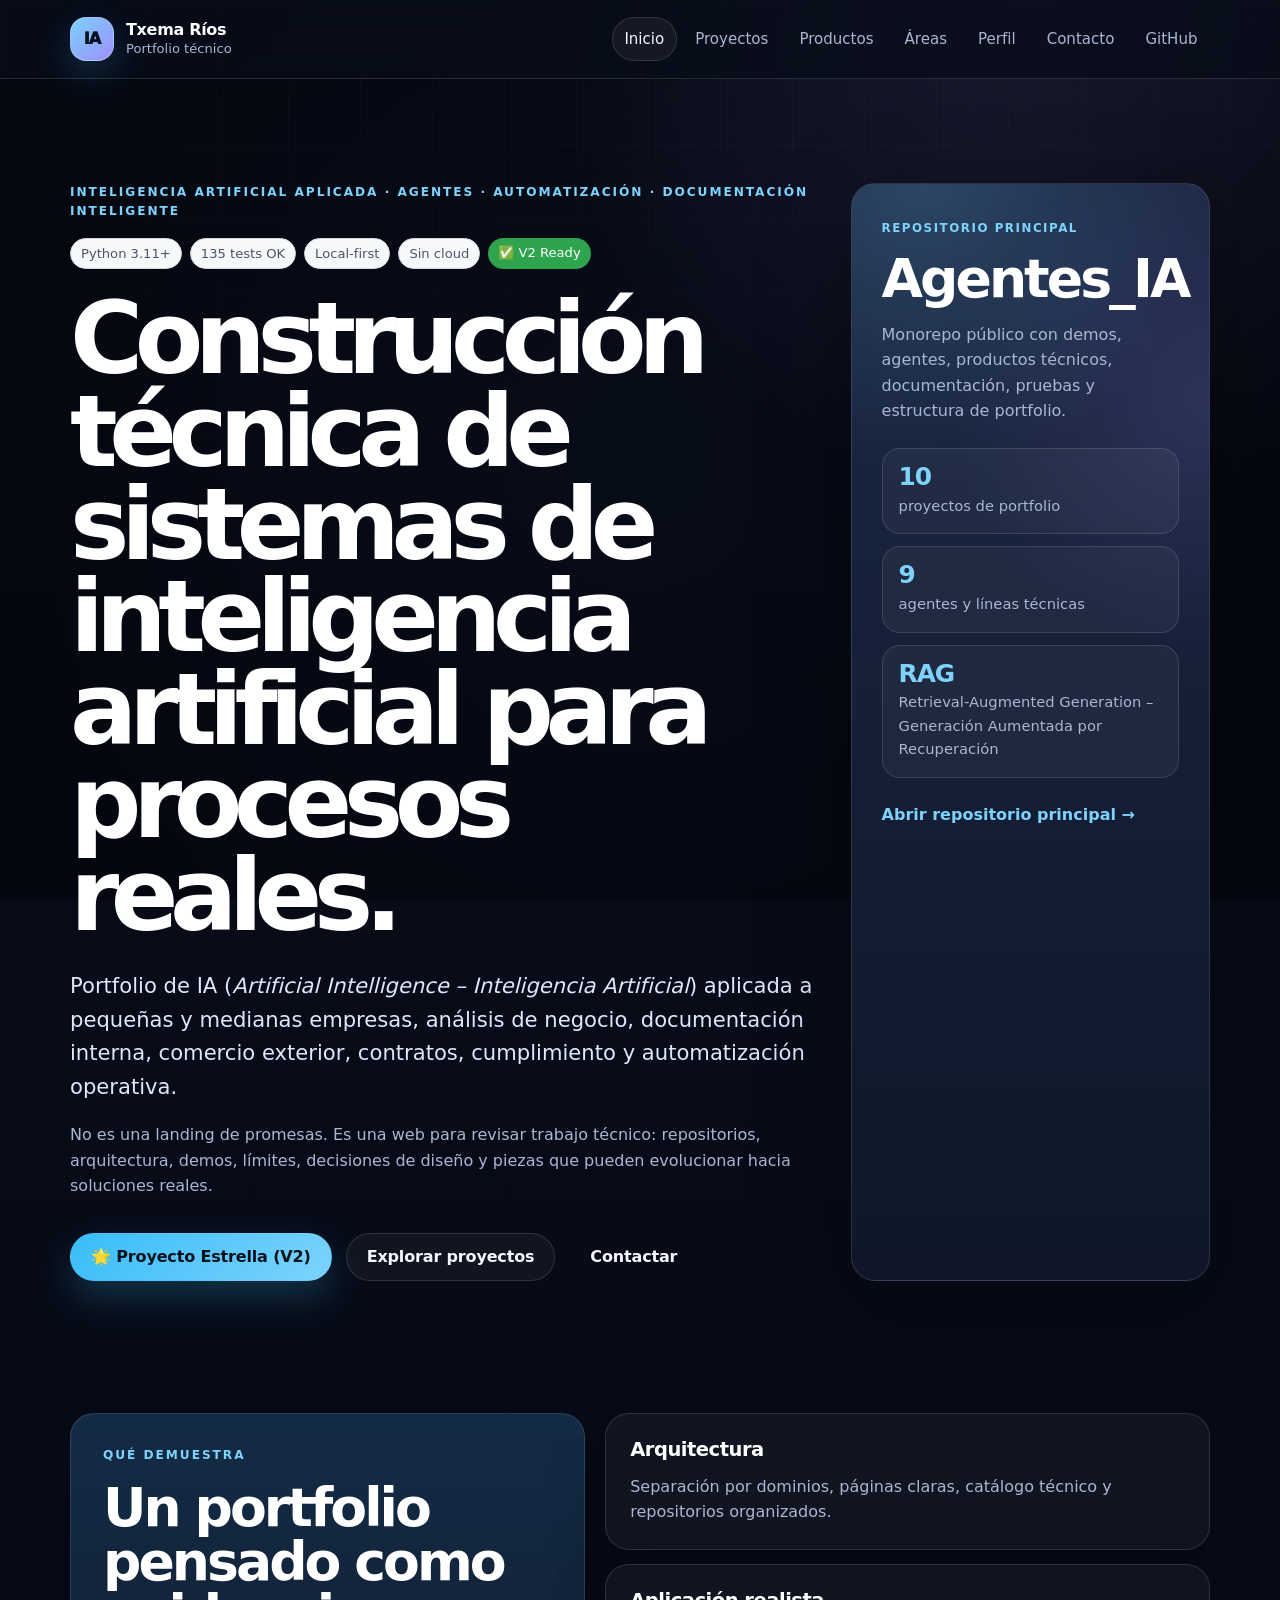
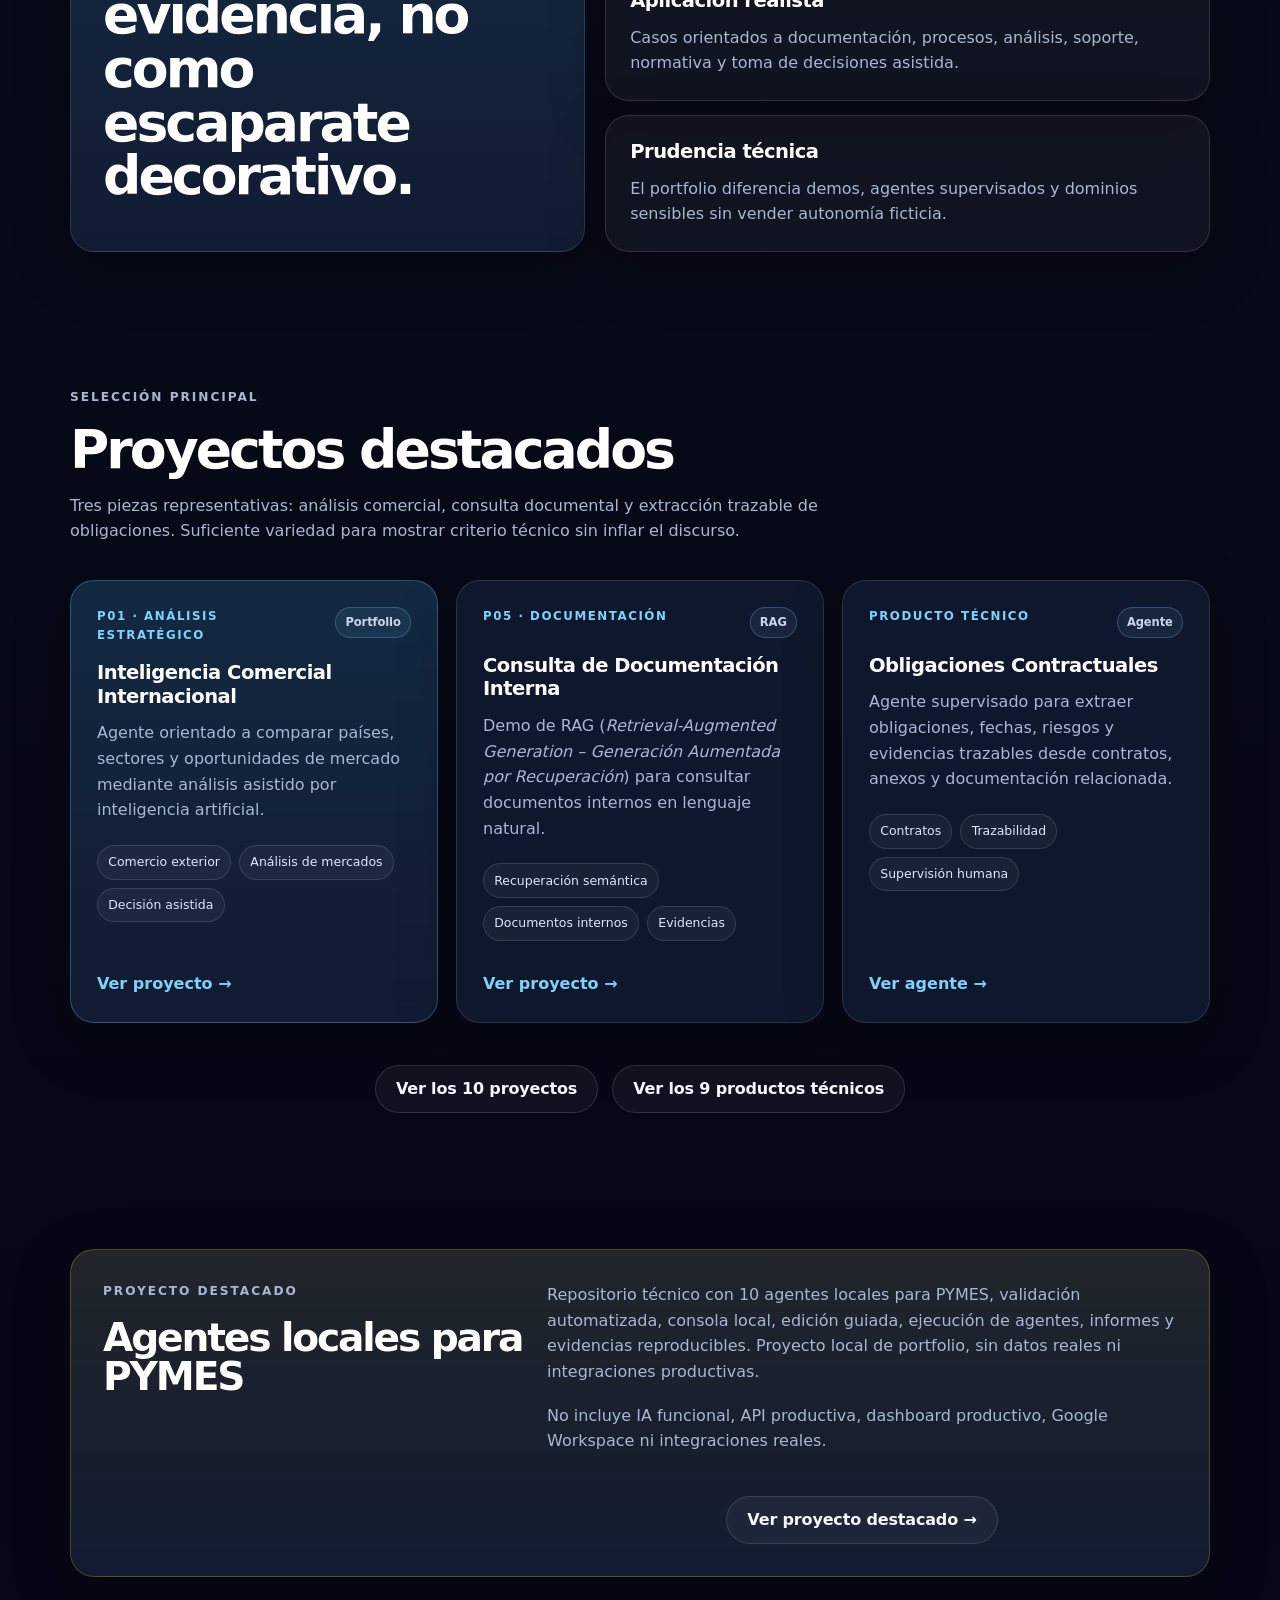
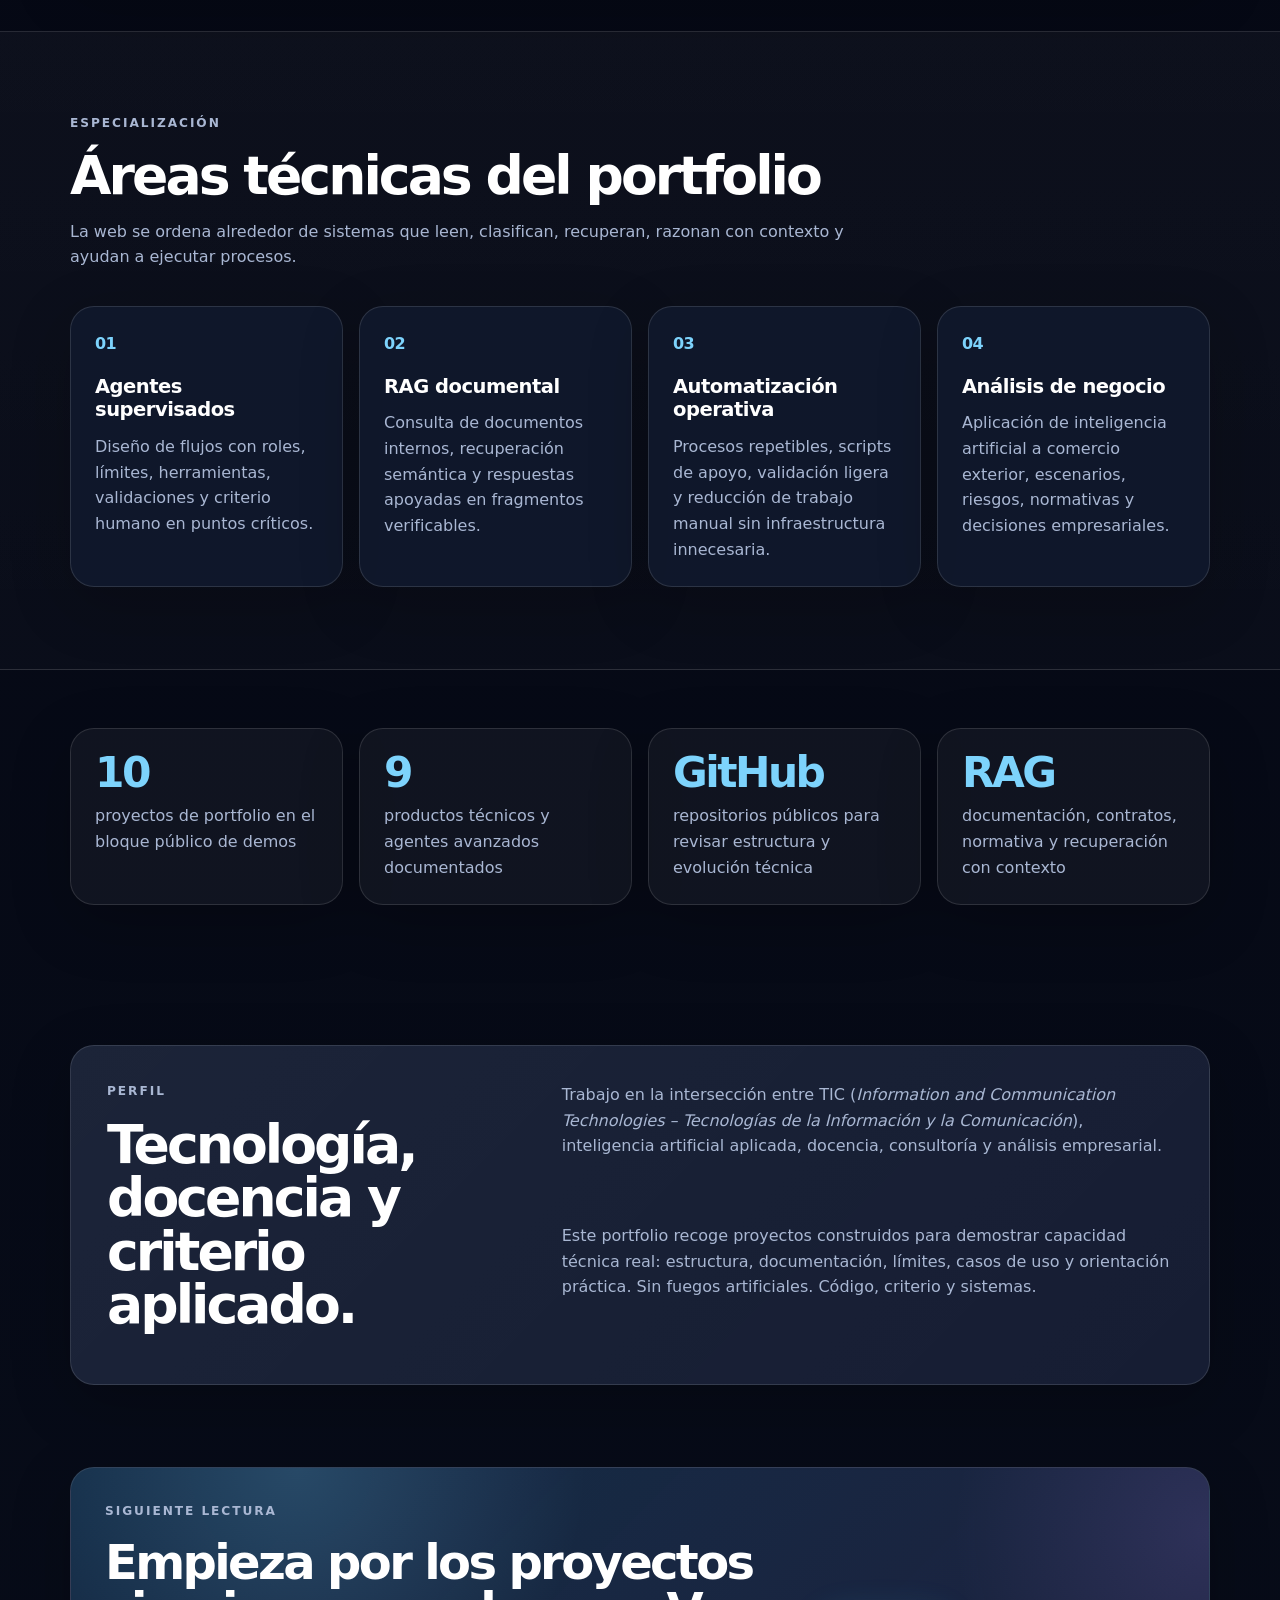
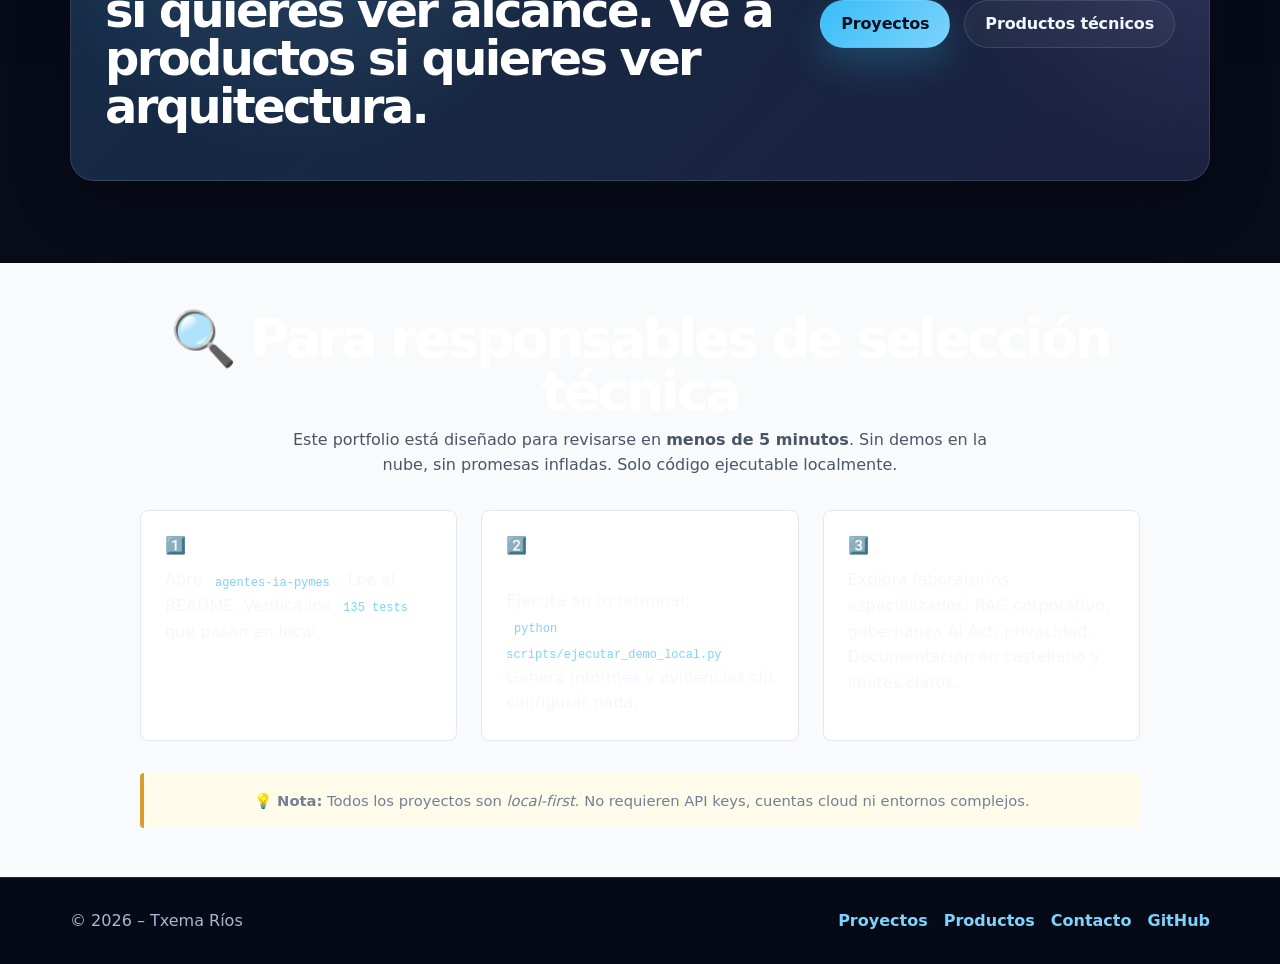
<file: index.html>
<!DOCTYPE html>
<html lang="es">
<head>
  <meta charset="UTF-8" />
  <meta name="viewport" content="width=device-width, initial-scale=1.0" />

  <title>Txema Ríos | Portfolio Técnico de Inteligencia Artificial Aplicada</title>

  <meta
    name="description"
    content="Portfolio técnico de Txema Ríos: agentes de inteligencia artificial aplicada, RAG documental, automatización, análisis comercial internacional y proyectos demostrables."
  />
  <meta name="author" content="Txema Ríos" />
  <meta name="theme-color" content="#0b1020" />
  <meta name="robots" content="index, follow" />

  <link rel="canonical" href="https://chema74.github.io/" />

  <meta property="og:title" content="Txema Ríos | Portfolio Técnico de Inteligencia Artificial Aplicada" />
  <meta
    property="og:description"
    content="Proyectos reales de agentes, documentación inteligente, automatización y análisis aplicado a procesos de negocio."
  />
  <meta property="og:type" content="website" />
  <meta property="og:url" content="https://chema74.github.io/" />
  <meta name="twitter:card" content="summary" />

  <link rel="stylesheet" href="assets/css/styles.css" />
</head>

<body>
  <a class="skip-link" href="#contenido">Saltar al contenido principal</a>

  <header class="site-header">
    <div class="container header-inner">
      <a class="brand" href="index.html" aria-label="Inicio">
        <span class="brand-mark" aria-hidden="true">IA</span>
        <span class="brand-text">
          <strong>Txema Ríos</strong>
          <small>Portfolio técnico</small>
        </span>
      </a>

      <nav class="main-nav" aria-label="Navegación principal">
        <a class="active" href="index.html" aria-current="page">Inicio</a>
        <a href="proyectos.html">Proyectos</a>
        <a href="productos.html">Productos</a>
        <a href="index.html#areas">Áreas</a>
        <a href="index.html#perfil">Perfil</a>
        <a href="contacto.html">Contacto</a>
        <a href="https://github.com/chema74" target="_blank" rel="noopener noreferrer">GitHub</a>
      </nav>
    </div>
  </header>

  <main id="contenido">
    <section class="hero hero-home">
      <div class="container hero-grid">
        <div class="hero-content">
          <p class="eyebrow">Inteligencia artificial aplicada · agentes · automatización · documentación inteligente</p>
            <!-- BADGES TÉCNICOS - Añadido para V2 -->
<div class="tech-badges" style="display:flex; gap:0.5rem; flex-wrap:wrap; margin:1rem 0 1.5rem;">
  <span style="background:#f6f8fa; border:1px solid #d1d9e0; padding:4px 10px; border-radius:20px; font-size:0.82rem; color:#4a5568;">Python 3.11+</span>
  <span style="background:#f6f8fa; border:1px solid #d1d9e0; padding:4px 10px; border-radius:20px; font-size:0.82rem; color:#4a5568;">135 tests OK</span>
  <span style="background:#f6f8fa; border:1px solid #d1d9e0; padding:4px 10px; border-radius:20px; font-size:0.82rem; color:#4a5568;">Local-first</span>
  <span style="background:#f6f8fa; border:1px solid #d1d9e0; padding:4px 10px; border-radius:20px; font-size:0.82rem; color:#4a5568;">Sin cloud</span>
  <span style="background:#2ea44f; color:white; padding:4px 10px; border-radius:20px; font-size:0.82rem; font-weight:500;">✅ V2 Ready</span>
</div>
          <h1>Construcción técnica de sistemas de inteligencia artificial para procesos reales.</h1>

          <p class="hero-lead">
            Portfolio de IA (<em>Artificial Intelligence – Inteligencia Artificial</em>) aplicada a pequeñas y medianas
            empresas, análisis de negocio, documentación interna, comercio exterior, contratos, cumplimiento y automatización operativa.
          </p>

          <p class="hero-note">
            No es una landing de promesas. Es una web para revisar trabajo técnico: repositorios, arquitectura,
            demos, límites, decisiones de diseño y piezas que pueden evolucionar hacia soluciones reales.
          </p>

        <div class="hero-actions" aria-label="Acciones principales">
  <a class="btn btn-primary" href="https://github.com/chema74/agentes-ia-pymes" target="_blank" rel="noopener">🌟 Proyecto Estrella (V2)</a>
  <a class="btn btn-secondary" href="proyectos.html">Explorar proyectos</a>
  <a class="btn btn-outline" href="contacto.html">Contactar</a>
</div>
        </div>

        <aside class="hero-card hero-system-card" aria-label="Resumen técnico del portfolio">
          <span class="card-label">Repositorio principal</span>
          <h2>Agentes_IA</h2>
          <p>
            Monorepo público con demos, agentes, productos técnicos, documentación, pruebas y estructura de portfolio.
          </p>

          <div class="signal-stack" aria-label="Resumen de capacidades">
            <div>
              <strong>10</strong>
              <span>proyectos de portfolio</span>
            </div>
            <div>
              <strong>9</strong>
              <span>agentes y líneas técnicas</span>
            </div>
            <div>
              <strong>RAG</strong>
              <span>Retrieval-Augmented Generation – Generación Aumentada por Recuperación</span>
            </div>
          </div>

          <a class="text-link" href="https://github.com/chema74/Agentes_IA" target="_blank" rel="noopener noreferrer">
            Abrir repositorio principal →
          </a>
        </aside>
      </div>
    </section>

    <section class="section section-tight">
      <div class="container proof-grid">
        <article class="proof-panel">
          <p class="eyebrow">Qué demuestra</p>
          <h2>Un portfolio pensado como evidencia, no como escaparate decorativo.</h2>
        </article>

        <div class="proof-list">
          <article>
            <h3>Arquitectura</h3>
            <p>Separación por dominios, páginas claras, catálogo técnico y repositorios organizados.</p>
          </article>

          <article>
            <h3>Aplicación realista</h3>
            <p>Casos orientados a documentación, procesos, análisis, soporte, normativa y toma de decisiones asistida.</p>
          </article>

          <article>
            <h3>Prudencia técnica</h3>
            <p>El portfolio diferencia demos, agentes supervisados y dominios sensibles sin vender autonomía ficticia.</p>
          </article>
        </div>
      </div>
    </section>

    <section class="section" id="proyectos">
      <div class="container">
        <div class="section-heading">
          <p class="eyebrow">Selección principal</p>
          <h2>Proyectos destacados</h2>
          <p>
            Tres piezas representativas: análisis comercial, consulta documental y extracción trazable de obligaciones.
            Suficiente variedad para mostrar criterio técnico sin inflar el discurso.
          </p>
        </div>

        <div class="cards-grid">
          <article class="project-card featured-card">
            <div class="card-topline">
              <span class="project-kicker">P01 · análisis estratégico</span>
              <span class="scope-pill">Portfolio</span>
            </div>
            <h3>Inteligencia Comercial Internacional</h3>
            <p>
              Agente orientado a comparar países, sectores y oportunidades de mercado mediante análisis asistido por inteligencia artificial.
            </p>
            <div class="tags" aria-label="Tecnologías y ámbitos">
              <span>Comercio exterior</span>
              <span>Análisis de mercados</span>
              <span>Decisión asistida</span>
            </div>
            <a href="https://github.com/chema74/Agentes_IA/tree/main/portfolio/p01-inteligencia-comercial-internacional" target="_blank" rel="noopener noreferrer">
              Ver proyecto →
            </a>
          </article>

          <article class="project-card">
            <div class="card-topline">
              <span class="project-kicker">P05 · documentación</span>
              <span class="scope-pill">RAG</span>
            </div>
            <h3>Consulta de Documentación Interna</h3>
            <p>
              Demo de RAG (<em>Retrieval-Augmented Generation – Generación Aumentada por Recuperación</em>) para consultar documentos internos en lenguaje natural.
            </p>
            <div class="tags" aria-label="Tecnologías y ámbitos">
              <span>Recuperación semántica</span>
              <span>Documentos internos</span>
              <span>Evidencias</span>
            </div>
            <a href="https://github.com/chema74/Agentes_IA/tree/main/portfolio/p05-rag-documentacion-interna" target="_blank" rel="noopener noreferrer">
              Ver proyecto →
            </a>
          </article>

          <article class="project-card">
            <div class="card-topline">
              <span class="project-kicker">Producto técnico</span>
              <span class="scope-pill">Agente</span>
            </div>
            <h3>Obligaciones Contractuales</h3>
            <p>
              Agente supervisado para extraer obligaciones, fechas, riesgos y evidencias trazables desde contratos, anexos y documentación relacionada.
            </p>
            <div class="tags" aria-label="Tecnologías y ámbitos">
              <span>Contratos</span>
              <span>Trazabilidad</span>
              <span>Supervisión humana</span>
            </div>
            <a href="https://github.com/chema74/Agentes_IA/tree/main/products/contract-obligations-agent" target="_blank" rel="noopener noreferrer">
              Ver agente →
            </a>
          </article>
        </div>

        <div class="section-actions">
          <a class="btn btn-secondary" href="proyectos.html">Ver los 10 proyectos</a>
          <a class="btn btn-secondary" href="productos.html">Ver los 9 productos técnicos</a>
        </div>
      </div>
    </section>

    <section class="section section-tight" aria-label="Proyecto técnico destacado">
      <div class="container notice-panel notice-panel-compact">
        <div>
          <p class="eyebrow">Proyecto destacado</p>
          <h2>Agentes locales para PYMES</h2>
        </div>
        <div>
          <p>
            Repositorio técnico con 10 agentes locales para PYMES, validación automatizada, consola local, edición guiada,
            ejecución de agentes, informes y evidencias reproducibles. Proyecto local de portfolio, sin datos reales ni integraciones productivas.
          </p>
          <p class="hero-note">
            No incluye IA funcional, API productiva, dashboard productivo, Google Workspace ni integraciones reales.
          </p>
          <div class="section-actions">
            <a class="btn btn-secondary" href="proyectos.html#proyecto-destacado-agentes-ia-pymes">Ver proyecto destacado →</a>
          </div>
        </div>
      </div>
    </section>

    <section class="section section-muted" id="areas">
      <div class="container">
        <div class="section-heading">
          <p class="eyebrow">Especialización</p>
          <h2>Áreas técnicas del portfolio</h2>
          <p>
            La web se ordena alrededor de sistemas que leen, clasifican, recuperan, razonan con contexto y ayudan a ejecutar procesos.
          </p>
        </div>

        <div class="areas-grid">
          <article class="area-item">
            <span class="area-index">01</span>
            <h3>Agentes supervisados</h3>
            <p>Diseño de flujos con roles, límites, herramientas, validaciones y criterio humano en puntos críticos.</p>
          </article>

          <article class="area-item">
            <span class="area-index">02</span>
            <h3>RAG documental</h3>
            <p>Consulta de documentos internos, recuperación semántica y respuestas apoyadas en fragmentos verificables.</p>
          </article>

          <article class="area-item">
            <span class="area-index">03</span>
            <h3>Automatización operativa</h3>
            <p>Procesos repetibles, scripts de apoyo, validación ligera y reducción de trabajo manual sin infraestructura innecesaria.</p>
          </article>

          <article class="area-item">
            <span class="area-index">04</span>
            <h3>Análisis de negocio</h3>
            <p>Aplicación de inteligencia artificial a comercio exterior, escenarios, riesgos, normativas y decisiones empresariales.</p>
          </article>
        </div>
      </div>
    </section>

    <section class="section stats-section" aria-label="Resumen cuantitativo">
      <div class="container stats-grid">
        <article class="stat-card">
          <strong>10</strong>
          <span>proyectos de portfolio en el bloque público de demos</span>
        </article>

        <article class="stat-card">
          <strong>9</strong>
          <span>productos técnicos y agentes avanzados documentados</span>
        </article>

        <article class="stat-card">
          <strong>GitHub</strong>
          <span>repositorios públicos para revisar estructura y evolución técnica</span>
        </article>

        <article class="stat-card">
          <strong>RAG</strong>
          <span>documentación, contratos, normativa y recuperación con contexto</span>
        </article>
      </div>
    </section>

    <section class="section" id="perfil">
      <div class="container profile-panel">
        <div>
          <p class="eyebrow">Perfil</p>
          <h2>Tecnología, docencia y criterio aplicado.</h2>
        </div>

        <div class="profile-copy">
          <p>
            Trabajo en la intersección entre TIC (<em>Information and Communication Technologies – Tecnologías de la Información
            y la Comunicación</em>), inteligencia artificial aplicada, docencia, consultoría y análisis empresarial.
          </p>
          <p>
            Este portfolio recoge proyectos construidos para demostrar capacidad técnica real: estructura, documentación,
            límites, casos de uso y orientación práctica. Sin fuegos artificiales. Código, criterio y sistemas.
          </p>
        </div>
      </div>
    </section>

    <section class="section section-cta">
      <div class="container cta-panel">
        <div>
          <p class="eyebrow">Siguiente lectura</p>
          <h2>Empieza por los proyectos si quieres ver alcance. Ve a productos si quieres ver arquitectura.</h2>
        </div>
        <div class="cta-actions">
          <a class="btn btn-primary" href="proyectos.html">Proyectos</a>
          <a class="btn btn-secondary" href="productos.html">Productos técnicos</a>
        </div>
      </div>
    </section>
    <!-- SECCIÓN PARA RECLUTADORES TÉCNICOS -->
<section class="section section-muted" id="para-reclutadores" style="padding:3rem 1rem; background:#f8fafc;">
  <div class="container" style="max-width:1000px; margin:0 auto;">
    <h2 style="text-align:center; margin-bottom:0.5rem;">🔍 Para responsables de selección técnica</h2>
    <p style="text-align:center; color:#4a5568; max-width:700px; margin:0 auto 2rem;">
      Este portfolio está diseñado para revisarse en <strong>menos de 5 minutos</strong>. Sin demos en la nube, sin promesas infladas. Solo código ejecutable localmente.
    </p>
    
    <div style="display:grid; grid-template-columns:repeat(auto-fit, minmax(280px, 1fr)); gap:1.5rem; margin:2rem 0;">
      <div style="background:white; border:1px solid #e2e8f0; padding:1.5rem; border-radius:8px;">
        <h3 style="margin-top:0; font-size:1.05rem;">1️⃣ Revisión rápida (2 min)</h3>
        <p style="margin-bottom:0;">Abre <a href="https://github.com/chema74/agentes-ia-pymes" style="color:#0969da;"><code>agentes-ia-pymes</code></a>. Lee el README. Verifica los <code>135 tests</code> que pasan en local.</p>
      </div>
      <div style="background:white; border:1px solid #e2e8f0; padding:1.5rem; border-radius:8px;">
        <h3 style="margin-top:0; font-size:1.05rem;">2️⃣ Demo reproducible (5 min)</h3>
        <p style="margin-bottom:0;">Ejecuta en tu terminal:<br><code>python scripts/ejecutar_demo_local.py</code><br>Genera informes y evidencias sin configurar nada.</p>
      </div>
      <div style="background:white; border:1px solid #e2e8f0; padding:1.5rem; border-radius:8px;">
        <h3 style="margin-top:0; font-size:1.05rem;">3️⃣ Profundización (15 min)</h3>
        <p style="margin-bottom:0;">Explora laboratorios especializados: RAG corporativo, gobernanza AI Act, privacidad. Documentación en castellano y límites claros.</p>
      </div>
    </div>
    
    <p style="text-align:center; color:#718096; font-size:0.92rem; margin-top:1.5rem; padding:1rem; background:#fffbeb; border-left:4px solid #d69e2e; border-radius:4px;">
      💡 <strong>Nota:</strong> Todos los proyectos son <em>local-first</em>. No requieren API keys, cuentas cloud ni entornos complejos.
    </p>
  </div>
</section>
  </main>

  <footer class="site-footer">
    <div class="container footer-inner">
      <span>© 2026 – Txema Ríos</span>
      <div class="footer-links">
        <a href="proyectos.html">Proyectos</a>
        <a href="productos.html">Productos</a>
        <a href="contacto.html">Contacto</a>
        <a href="https://github.com/chema74" target="_blank" rel="noopener noreferrer">GitHub</a>
      </div>
    </div>
  </footer>
</body>
</html>
</file>
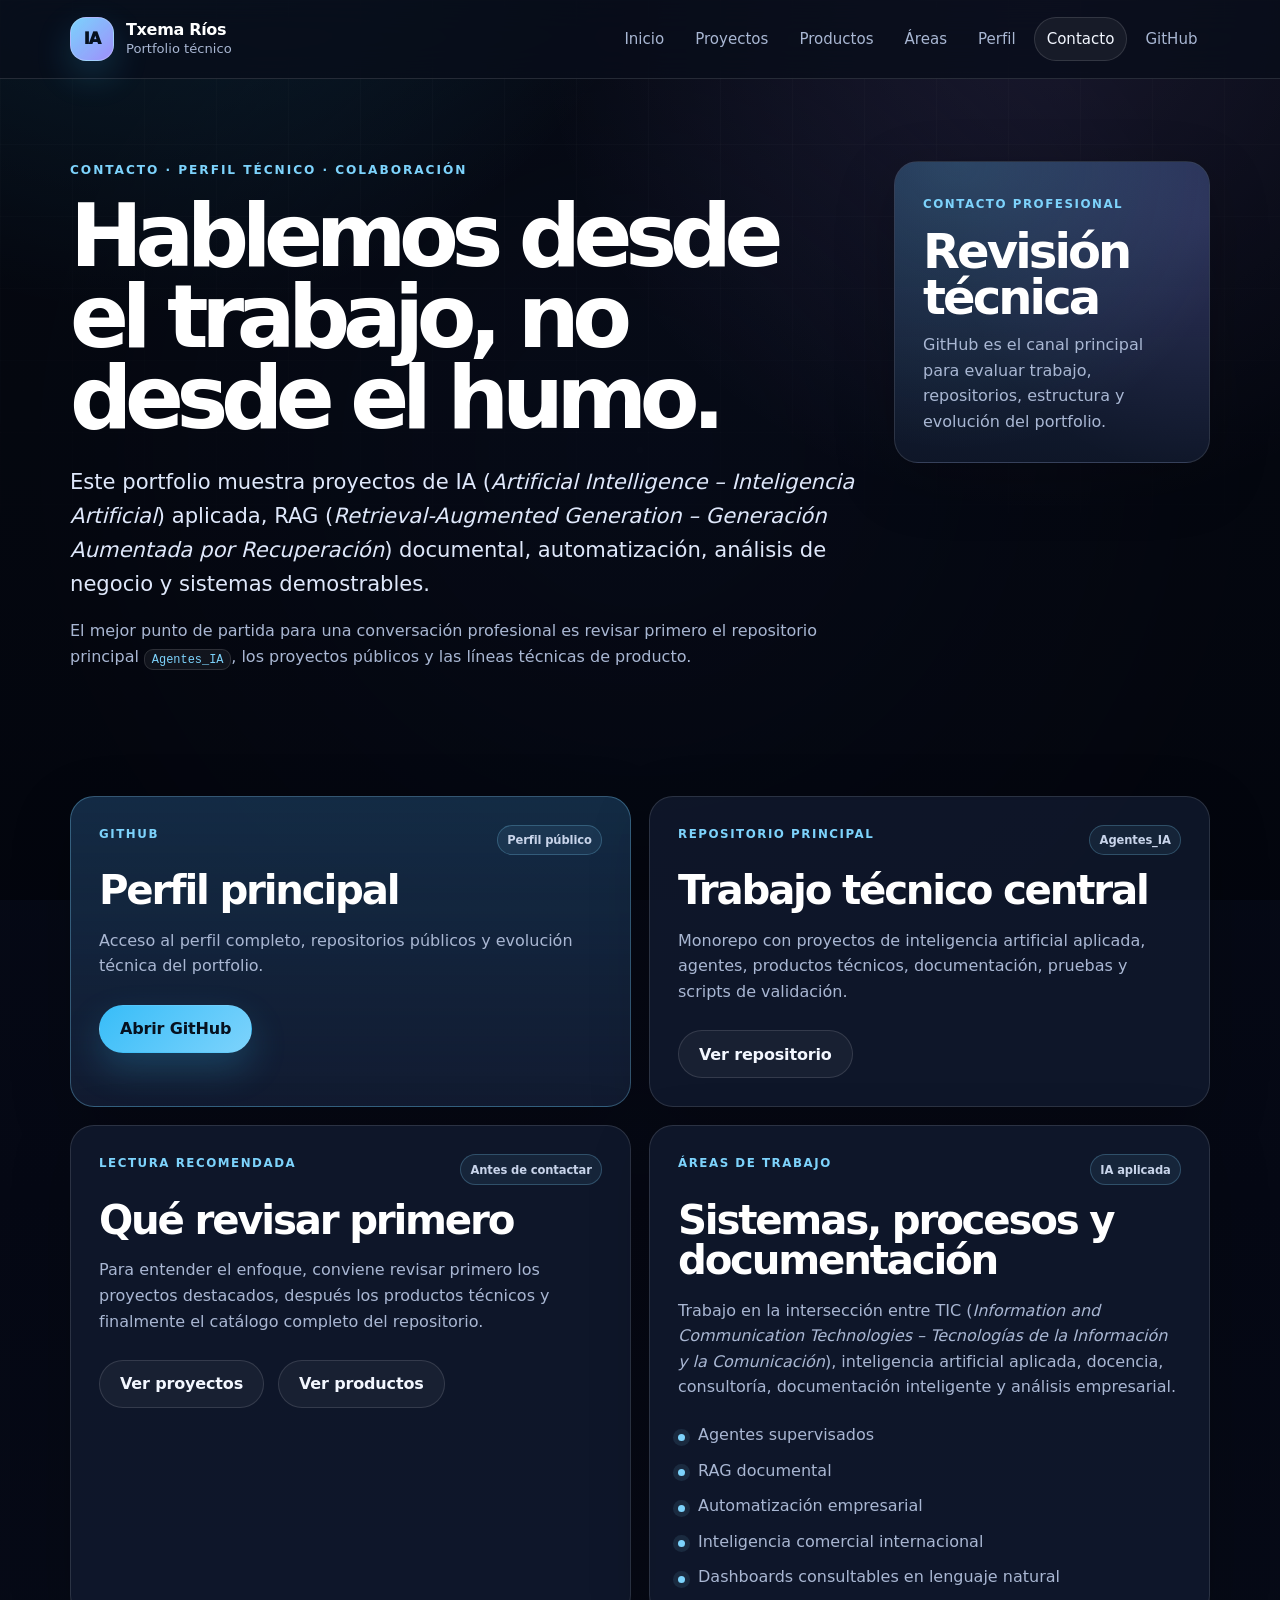
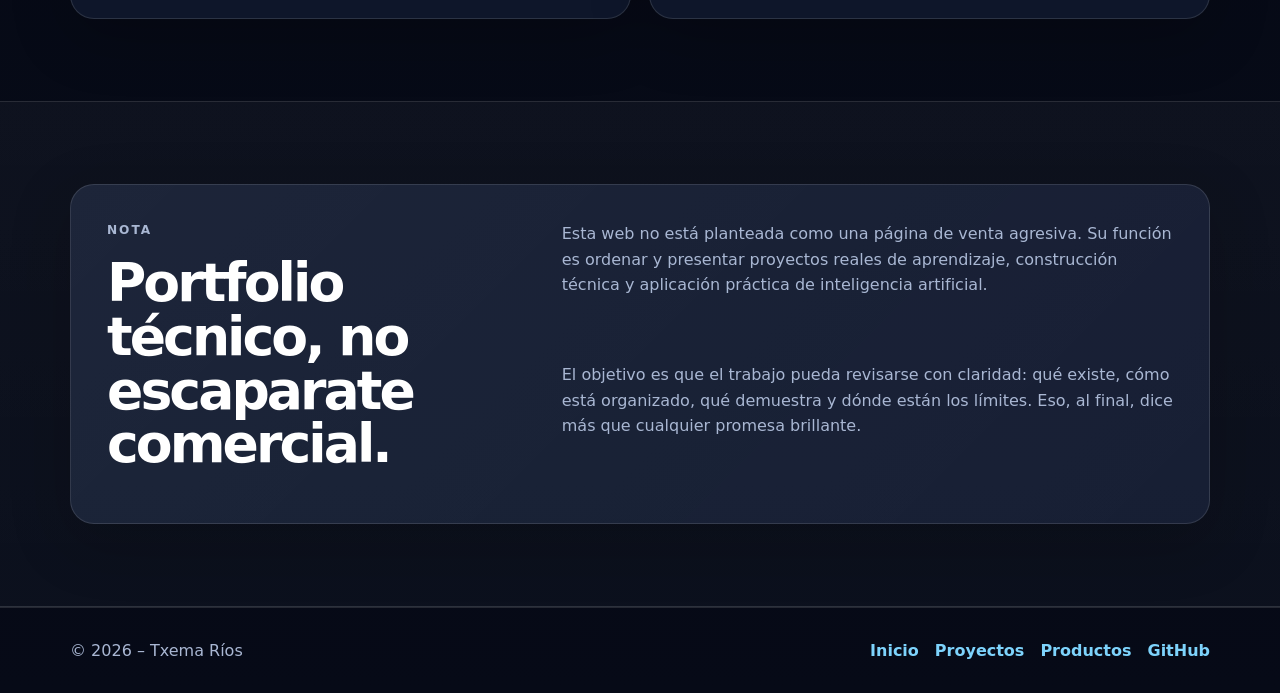
<file: contacto.html>
<!DOCTYPE html>
<html lang="es">
<head>
  <meta charset="UTF-8" />
  <meta name="viewport" content="width=device-width, initial-scale=1.0" />

  <title>Contacto | Txema Ríos</title>

  <meta
    name="description"
    content="Contacto profesional de Txema Ríos: portfolio técnico de inteligencia artificial aplicada, agentes, RAG documental, automatización y proyectos demostrables."
  />
  <meta name="author" content="Txema Ríos" />
  <meta name="theme-color" content="#0b1020" />
  <meta name="robots" content="index, follow" />

  <link rel="canonical" href="https://chema74.github.io/contacto.html" />

  <meta property="og:title" content="Contacto | Txema Ríos" />
  <meta
    property="og:description"
    content="Punto de contacto profesional para revisar proyectos de inteligencia artificial aplicada, agentes, automatización y documentación inteligente."
  />
  <meta property="og:type" content="website" />
  <meta property="og:url" content="https://chema74.github.io/contacto.html" />
  <meta name="twitter:card" content="summary" />

  <link rel="stylesheet" href="assets/css/styles.css" />
</head>

<body>
  <a class="skip-link" href="#contenido">Saltar al contenido principal</a>

  <header class="site-header">
    <div class="container header-inner">
      <a class="brand" href="index.html" aria-label="Inicio">
        <span class="brand-mark" aria-hidden="true">IA</span>
        <span class="brand-text">
          <strong>Txema Ríos</strong>
          <small>Portfolio técnico</small>
        </span>
      </a>

      <nav class="main-nav" aria-label="Navegación principal">
        <a href="index.html">Inicio</a>
        <a href="proyectos.html">Proyectos</a>
        <a href="productos.html">Productos</a>
        <a href="index.html#areas">Áreas</a>
        <a href="index.html#perfil">Perfil</a>
        <a class="active" href="contacto.html" aria-current="page">Contacto</a>
        <a href="https://github.com/chema74" target="_blank" rel="noopener noreferrer">GitHub</a>
      </nav>
    </div>
  </header>

  <main id="contenido">
    <section class="hero hero-compact">
      <div class="container page-hero-grid">
        <div>
          <p class="eyebrow">Contacto · perfil técnico · colaboración</p>
          <h1>Hablemos desde el trabajo, no desde el humo.</h1>
          <p class="hero-lead">
            Este portfolio muestra proyectos de IA (<em>Artificial Intelligence – Inteligencia Artificial</em>) aplicada,
            RAG (<em>Retrieval-Augmented Generation – Generación Aumentada por Recuperación</em>) documental,
            automatización, análisis de negocio y sistemas demostrables.
          </p>
          <p class="hero-note">
            El mejor punto de partida para una conversación profesional es revisar primero el repositorio principal
            <code>Agentes_IA</code>, los proyectos públicos y las líneas técnicas de producto.
          </p>
        </div>

        <aside class="page-summary-card">
          <span class="card-label">Contacto profesional</span>
          <strong>Revisión técnica</strong>
          <p>GitHub es el canal principal para evaluar trabajo, repositorios, estructura y evolución del portfolio.</p>
        </aside>
      </div>
    </section>

    <section class="section">
      <div class="container contact-grid">
        <article class="contact-card contact-card-primary">
          <div class="card-topline">
            <span class="project-kicker">GitHub</span>
            <span class="scope-pill">Perfil público</span>
          </div>
          <h2>Perfil principal</h2>
          <p>
            Acceso al perfil completo, repositorios públicos y evolución técnica del portfolio.
          </p>

          <div class="contact-actions">
            <a class="btn btn-primary" href="https://github.com/chema74" target="_blank" rel="noopener noreferrer">
              Abrir GitHub
            </a>
          </div>
        </article>

        <article class="contact-card">
          <div class="card-topline">
            <span class="project-kicker">Repositorio principal</span>
            <span class="scope-pill">Agentes_IA</span>
          </div>
          <h2>Trabajo técnico central</h2>
          <p>
            Monorepo con proyectos de inteligencia artificial aplicada, agentes, productos técnicos,
            documentación, pruebas y scripts de validación.
          </p>

          <div class="contact-actions">
            <a class="btn btn-secondary" href="https://github.com/chema74/Agentes_IA" target="_blank" rel="noopener noreferrer">
              Ver repositorio
            </a>
          </div>
        </article>

        <article class="contact-card">
          <div class="card-topline">
            <span class="project-kicker">Lectura recomendada</span>
            <span class="scope-pill">Antes de contactar</span>
          </div>
          <h2>Qué revisar primero</h2>
          <p>
            Para entender el enfoque, conviene revisar primero los proyectos destacados, después los productos técnicos
            y finalmente el catálogo completo del repositorio.
          </p>

          <div class="contact-actions">
            <a class="btn btn-secondary" href="proyectos.html">Ver proyectos</a>
            <a class="btn btn-secondary" href="productos.html">Ver productos</a>
          </div>
        </article>

        <article class="contact-card">
          <div class="card-topline">
            <span class="project-kicker">Áreas de trabajo</span>
            <span class="scope-pill">IA aplicada</span>
          </div>
          <h2>Sistemas, procesos y documentación</h2>
          <p>
            Trabajo en la intersección entre TIC
            (<em>Information and Communication Technologies – Tecnologías de la Información y la Comunicación</em>),
            inteligencia artificial aplicada, docencia, consultoría, documentación inteligente y análisis empresarial.
          </p>

          <ul class="compact-list">
            <li>Agentes supervisados</li>
            <li>RAG documental</li>
            <li>Automatización empresarial</li>
            <li>Inteligencia comercial internacional</li>
            <li>Dashboards consultables en lenguaje natural</li>
          </ul>
        </article>
      </div>
    </section>

    <section class="section section-muted">
      <div class="container profile-panel">
        <div>
          <p class="eyebrow">Nota</p>
          <h2>Portfolio técnico, no escaparate comercial.</h2>
        </div>

        <div class="profile-copy">
          <p>
            Esta web no está planteada como una página de venta agresiva. Su función es ordenar y presentar proyectos reales
            de aprendizaje, construcción técnica y aplicación práctica de inteligencia artificial.
          </p>
          <p>
            El objetivo es que el trabajo pueda revisarse con claridad: qué existe, cómo está organizado, qué demuestra y
            dónde están los límites. Eso, al final, dice más que cualquier promesa brillante.
          </p>
        </div>
      </div>
    </section>
  </main>

  <footer class="site-footer">
    <div class="container footer-inner">
      <span>© 2026 – Txema Ríos</span>
      <div class="footer-links">
        <a href="index.html">Inicio</a>
        <a href="proyectos.html">Proyectos</a>
        <a href="productos.html">Productos</a>
        <a href="https://github.com/chema74" target="_blank" rel="noopener noreferrer">GitHub</a>
      </div>
    </div>
  </footer>
</body>
</html>
</file>
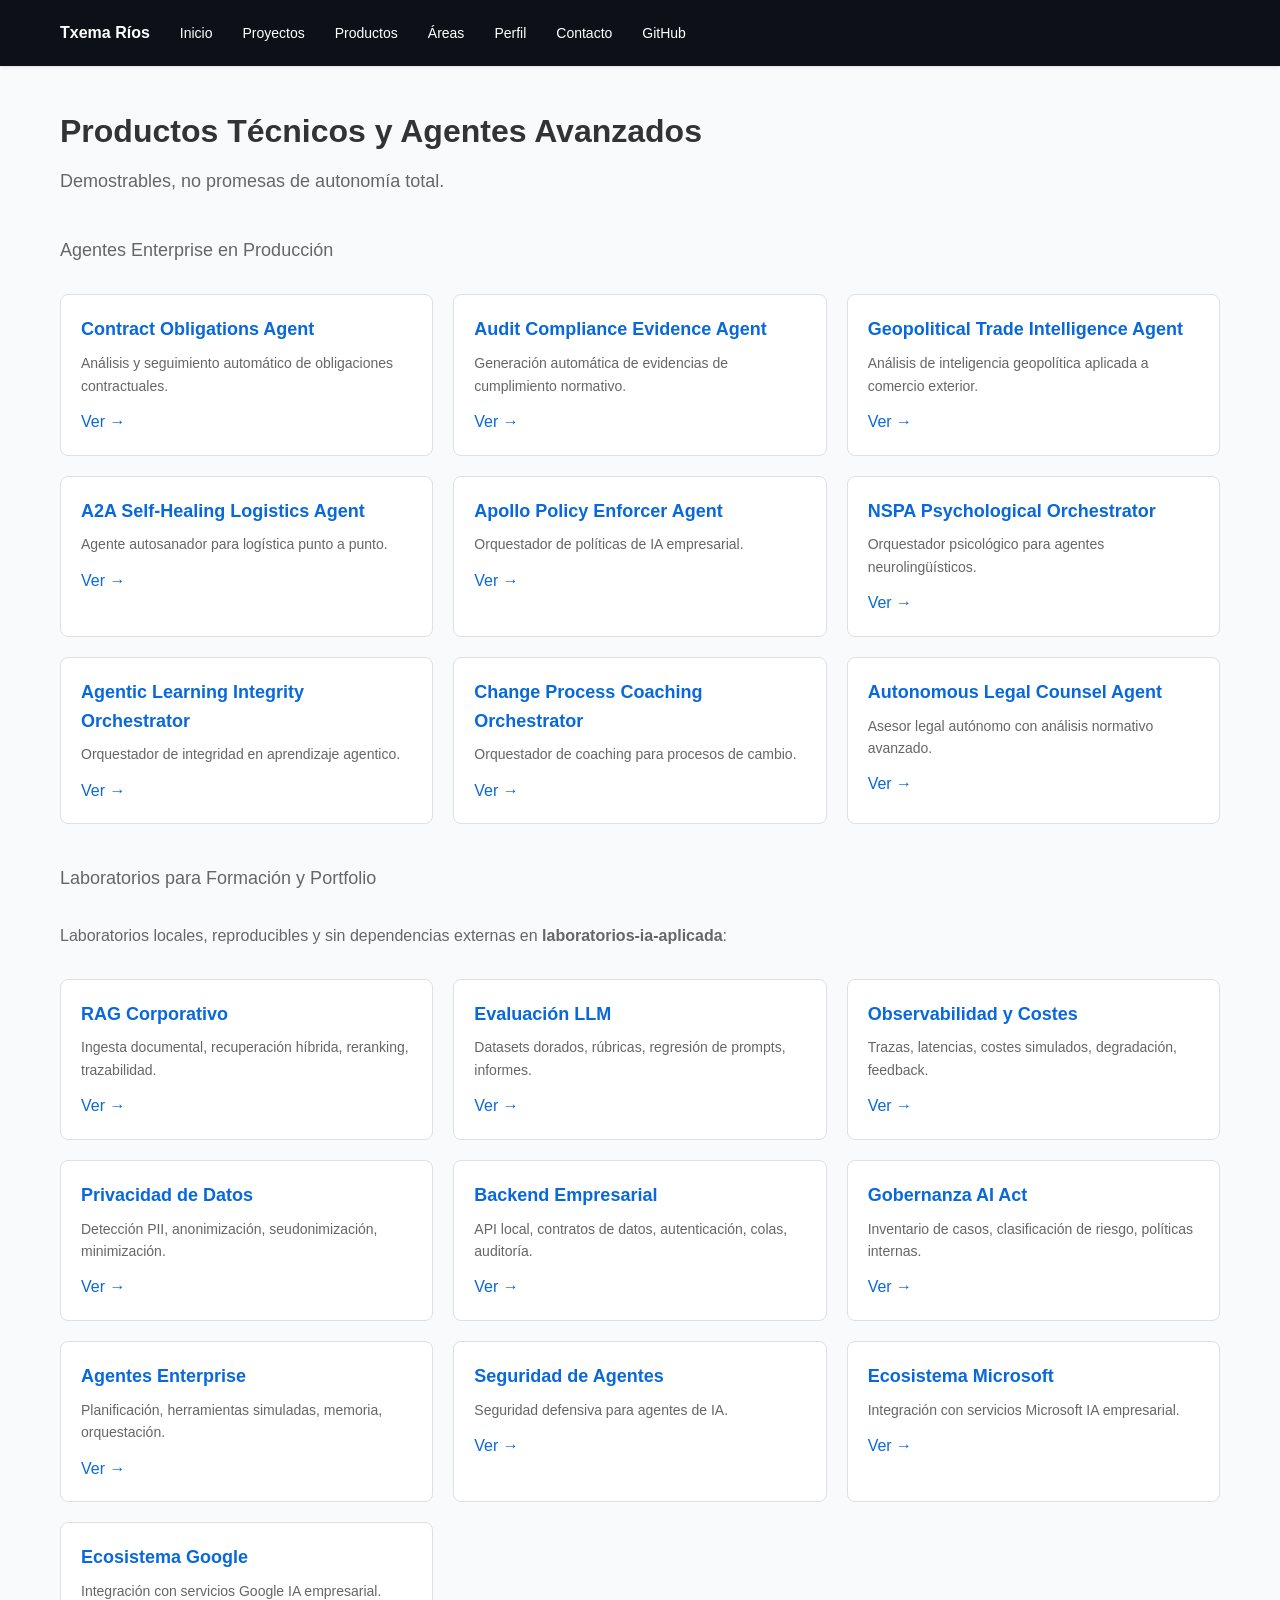
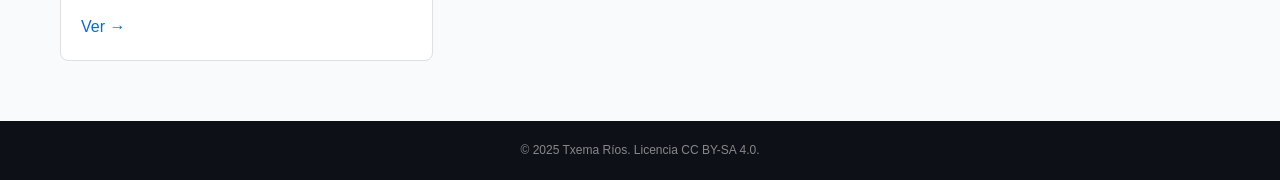
<file: productos.html>
﻿<!DOCTYPE html>
<html lang="es">
<head>
    <meta charset="UTF-8">
    <meta name="viewport" content="width=device-width, initial-scale=1.0">
    <title>Productos Técnicos | Txema Ríos</title>
    <style>
        * { margin: 0; padding: 0; box-sizing: border-box; }
        body { font-family: -apple-system, BlinkMacSystemFont, 'Segoe UI', sans-serif; line-height: 1.6; color: #333; background: #f9fafb; }
        header { background: #0d1117; color: white; padding: 20px 0; box-shadow: 0 1px 3px rgba(0,0,0,0.1); }
        header nav { max-width: 1200px; margin: 0 auto; padding: 0 20px; display: flex; gap: 30px; align-items: center; }
        header a { color: white; text-decoration: none; font-size: 14px; }
        header a:hover { color: #58a6ff; }
        main { max-width: 1200px; margin: 40px auto; padding: 0 20px; }
        h1 { font-size: 32px; margin-bottom: 10px; }
        h2 { font-size: 18px; color: #666; margin-bottom: 30px; font-weight: 400; }
        .grid { display: grid; grid-template-columns: repeat(auto-fit, minmax(320px, 1fr)); gap: 20px; margin-top: 30px; }
        .card { background: white; border: 1px solid #e0e0e0; border-radius: 8px; padding: 20px; transition: all 0.3s; }
        .card:hover { box-shadow: 0 4px 12px rgba(0,0,0,0.1); border-color: #0969da; }
        .card h3 { font-size: 18px; margin-bottom: 8px; color: #0969da; }
        .card p { font-size: 14px; color: #666; margin-bottom: 12px; }
        .card a { color: #0969da; text-decoration: none; font-weight: 500; }
        .card a:hover { text-decoration: underline; }
        .badge { display: inline-block; background: #f0f0f0; padding: 4px 8px; border-radius: 4px; font-size: 12px; color: #666; margin-right: 5px; }
        footer { background: #0d1117; color: #888; text-align: center; padding: 20px; margin-top: 60px; font-size: 12px; }
    </style>
</head>
<body>
    <header>
        <nav>
            <strong>Txema Ríos</strong>
            <a href="index.html">Inicio</a>
            <a href="proyectos.html">Proyectos</a>
            <a href="productos.html">Productos</a>
            <a href="index.html#areas">Áreas</a>
            <a href="index.html#perfil">Perfil</a>
            <a href="contacto.html">Contacto</a>
            <a href="https://github.com/chema74" target="_blank" rel="noopener noreferrer">GitHub</a>
        </nav>
    </header>

    <main>
        <h1>Productos Técnicos y Agentes Avanzados</h1>
        <h2>Demostrables, no promesas de autonomía total.</h2>

        <h2 style="margin-top: 40px;">Agentes Enterprise en Producción</h2>
        <div class="grid">
            <div class="card">
                <h3>Contract Obligations Agent</h3>
                <p>Análisis y seguimiento automático de obligaciones contractuales.</p>
                <a href="https://github.com/chema74/Agentes_IA/tree/main/products/contract-obligations-agent" target="_blank">Ver →</a>
            </div>

            <div class="card">
                <h3>Audit Compliance Evidence Agent</h3>
                <p>Generación automática de evidencias de cumplimiento normativo.</p>
                <a href="https://github.com/chema74/Agentes_IA/tree/main/products/audit-compliance-evidence-agent" target="_blank">Ver →</a>
            </div>

            <div class="card">
                <h3>Geopolitical Trade Intelligence Agent</h3>
                <p>Análisis de inteligencia geopolítica aplicada a comercio exterior.</p>
                <a href="https://github.com/chema74/Agentes_IA/tree/main/products/geopolitical-trade-intelligence-agent" target="_blank">Ver →</a>
            </div>

            <div class="card">
                <h3>A2A Self-Healing Logistics Agent</h3>
                <p>Agente autosanador para logística punto a punto.</p>
                <a href="https://github.com/chema74/Agentes_IA/tree/main/products/a2a-self-healing-logistics-agent" target="_blank">Ver →</a>
            </div>

            <div class="card">
                <h3>Apollo Policy Enforcer Agent</h3>
                <p>Orquestador de políticas de IA empresarial.</p>
                <a href="https://github.com/chema74/Agentes_IA/tree/main/products/apollo-policy-enforcer-agent" target="_blank">Ver →</a>
            </div>

            <div class="card">
                <h3>NSPA Psychological Orchestrator</h3>
                <p>Orquestador psicológico para agentes neurolingüísticos.</p>
                <a href="https://github.com/chema74/Agentes_IA/tree/main/products/nspa-psychological-orchestrator" target="_blank">Ver →</a>
            </div>

            <div class="card">
                <h3>Agentic Learning Integrity Orchestrator</h3>
                <p>Orquestador de integridad en aprendizaje agentico.</p>
                <a href="https://github.com/chema74/Agentes_IA/tree/main/products/agentic-learning-integrity-orchestrator" target="_blank">Ver →</a>
            </div>

            <div class="card">
                <h3>Change Process Coaching Orchestrator</h3>
                <p>Orquestador de coaching para procesos de cambio.</p>
                <a href="https://github.com/chema74/Agentes_IA/tree/main/products/change-process-coaching-orchestrator" target="_blank">Ver →</a>
            </div>

            <div class="card">
                <h3>Autonomous Legal Counsel Agent</h3>
                <p>Asesor legal autónomo con análisis normativo avanzado.</p>
                <a href="https://github.com/chema74/Agentes_IA/tree/main/products/autonomous-legal-counsel-agent" target="_blank">Ver →</a>
            </div>
        </div>

        <h2 style="margin-top: 40px;">Laboratorios para Formación y Portfolio</h2>
        <p style="color: #666; margin-bottom: 20px;">Laboratorios locales, reproducibles y sin dependencias externas en <strong>laboratorios-ia-aplicada</strong>:</p>
        <div class="grid">
            <div class="card">
                <h3>RAG Corporativo</h3>
                <p>Ingesta documental, recuperación híbrida, reranking, trazabilidad.</p>
                <a href="https://github.com/chema74/laboratorios-ia-aplicada/tree/main/labs/rag-corporativo" target="_blank">Ver →</a>
            </div>

            <div class="card">
                <h3>Evaluación LLM</h3>
                <p>Datasets dorados, rúbricas, regresión de prompts, informes.</p>
                <a href="https://github.com/chema74/laboratorios-ia-aplicada/tree/main/labs/evaluacion-llm" target="_blank">Ver →</a>
            </div>

            <div class="card">
                <h3>Observabilidad y Costes</h3>
                <p>Trazas, latencias, costes simulados, degradación, feedback.</p>
                <a href="https://github.com/chema74/laboratorios-ia-aplicada/tree/main/labs/observabilidad-costes" target="_blank">Ver →</a>
            </div>

            <div class="card">
                <h3>Privacidad de Datos</h3>
                <p>Detección PII, anonimización, seudonimización, minimización.</p>
                <a href="https://github.com/chema74/laboratorios-ia-aplicada/tree/main/labs/privacidad-datos" target="_blank">Ver →</a>
            </div>

            <div class="card">
                <h3>Backend Empresarial</h3>
                <p>API local, contratos de datos, autenticación, colas, auditoría.</p>
                <a href="https://github.com/chema74/laboratorios-ia-aplicada/tree/main/labs/backend-empresarial" target="_blank">Ver →</a>
            </div>

            <div class="card">
                <h3>Gobernanza AI Act</h3>
                <p>Inventario de casos, clasificación de riesgo, políticas internas.</p>
                <a href="https://github.com/chema74/laboratorios-ia-aplicada/tree/main/labs/gobernanza-ai-act" target="_blank">Ver →</a>
            </div>

            <div class="card">
                <h3>Agentes Enterprise</h3>
                <p>Planificación, herramientas simuladas, memoria, orquestación.</p>
                <a href="https://github.com/chema74/laboratorios-ia-aplicada/tree/main/labs/agentes-enterprise" target="_blank">Ver →</a>
            </div>

            <div class="card">
                <h3>Seguridad de Agentes</h3>
                <p>Seguridad defensiva para agentes de IA.</p>
                <a href="https://github.com/chema74/laboratorios-ia-aplicada/tree/main/labs/seguridad-agentes" target="_blank">Ver →</a>
            </div>

            <div class="card">
                <h3>Ecosistema Microsoft</h3>
                <p>Integración con servicios Microsoft IA empresarial.</p>
                <a href="https://github.com/chema74/laboratorios-ia-aplicada/tree/main/labs/microsoft-ia" target="_blank">Ver →</a>
            </div>

            <div class="card">
                <h3>Ecosistema Google</h3>
                <p>Integración con servicios Google IA empresarial.</p>
                <a href="https://github.com/chema74/laboratorios-ia-aplicada/tree/main/labs/google-ia" target="_blank">Ver →</a>
            </div>
        </div>
    </main>

    <footer>
        <p>© 2025 Txema Ríos. Licencia CC BY-SA 4.0.</p>
    </footer>
</body>
</html>
</file>
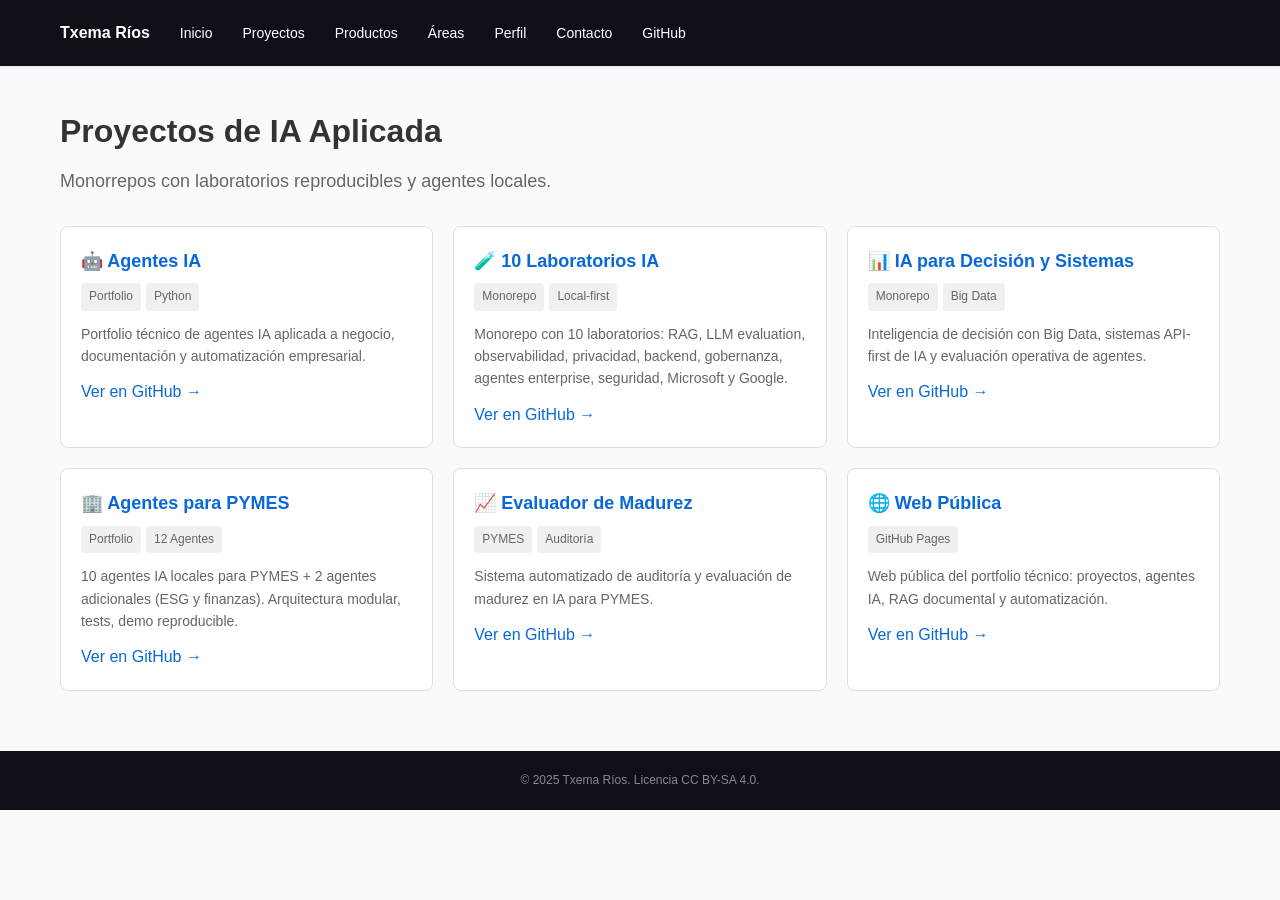
<file: proyectos.html>
﻿<!DOCTYPE html>
<html lang="es">
<head>
    <meta charset="UTF-8">
    <meta name="viewport" content="width=device-width, initial-scale=1.0">
    <title>Proyectos IA | Txema Ríos</title>
    <style>
        * { margin: 0; padding: 0; box-sizing: border-box; }
        body { font-family: -apple-system, BlinkMacSystemFont, 'Segoe UI', sans-serif; line-height: 1.6; color: #333; background: #f9fafb; }
        header { background: #0d1117; color: white; padding: 20px 0; box-shadow: 0 1px 3px rgba(0,0,0,0.1); }
        header nav { max-width: 1200px; margin: 0 auto; padding: 0 20px; display: flex; gap: 30px; align-items: center; }
        header a { color: white; text-decoration: none; font-size: 14px; }
        header a:hover { color: #58a6ff; }
        main { max-width: 1200px; margin: 40px auto; padding: 0 20px; }
        h1 { font-size: 32px; margin-bottom: 10px; }
        h2 { font-size: 18px; color: #666; margin-bottom: 30px; font-weight: 400; }
        .grid { display: grid; grid-template-columns: repeat(auto-fit, minmax(320px, 1fr)); gap: 20px; margin-top: 30px; }
        .card { background: white; border: 1px solid #e0e0e0; border-radius: 8px; padding: 20px; transition: all 0.3s; }
        .card:hover { box-shadow: 0 4px 12px rgba(0,0,0,0.1); border-color: #0969da; }
        .card h3 { font-size: 18px; margin-bottom: 8px; color: #0969da; }
        .card p { font-size: 14px; color: #666; margin-bottom: 12px; }
        .card a { color: #0969da; text-decoration: none; font-weight: 500; }
        .card a:hover { text-decoration: underline; }
        .badge { display: inline-block; background: #f0f0f0; padding: 4px 8px; border-radius: 4px; font-size: 12px; color: #666; margin-right: 5px; }
        footer { background: #0d1117; color: #888; text-align: center; padding: 20px; margin-top: 60px; font-size: 12px; }
    </style>
</head>
<body>
    <header>
        <nav>
            <strong>Txema Ríos</strong>
            <a href="index.html">Inicio</a>
            <a href="proyectos.html">Proyectos</a>
            <a href="productos.html">Productos</a>
            <a href="index.html#areas">Áreas</a>
            <a href="index.html#perfil">Perfil</a>
            <a href="contacto.html">Contacto</a>
            <a href="https://github.com/chema74" target="_blank" rel="noopener noreferrer">GitHub</a>
        </nav>
    </header>

    <main>
        <h1>Proyectos de IA Aplicada</h1>
        <h2>Monorrepos con laboratorios reproducibles y agentes locales.</h2>

        <div class="grid">
            <div class="card">
                <h3>🤖 Agentes IA</h3>
                <p><span class="badge">Portfolio</span><span class="badge">Python</span></p>
                <p>Portfolio técnico de agentes IA aplicada a negocio, documentación y automatización empresarial.</p>
                <a href="https://github.com/chema74/Agentes_IA" target="_blank">Ver en GitHub →</a>
            </div>

            <div class="card">
                <h3>🧪 10 Laboratorios IA</h3>
                <p><span class="badge">Monorepo</span><span class="badge">Local-first</span></p>
                <p>Monorepo con 10 laboratorios: RAG, LLM evaluation, observabilidad, privacidad, backend, gobernanza, agentes enterprise, seguridad, Microsoft y Google.</p>
                <a href="https://github.com/chema74/laboratorios-ia-aplicada" target="_blank">Ver en GitHub →</a>
            </div>

            <div class="card">
                <h3>📊 IA para Decisión y Sistemas</h3>
                <p><span class="badge">Monorepo</span><span class="badge">Big Data</span></p>
                <p>Inteligencia de decisión con Big Data, sistemas API-first de IA y evaluación operativa de agentes.</p>
                <a href="https://github.com/chema74/ia-decision-sistemas" target="_blank">Ver en GitHub →</a>
            </div>

            <div class="card">
                <h3>🏢 Agentes para PYMES</h3>
                <p><span class="badge">Portfolio</span><span class="badge">12 Agentes</span></p>
                <p>10 agentes IA locales para PYMES + 2 agentes adicionales (ESG y finanzas). Arquitectura modular, tests, demo reproducible.</p>
                <a href="https://github.com/chema74/agentes-ia-pymes" target="_blank">Ver en GitHub →</a>
            </div>

            <div class="card">
                <h3>📈 Evaluador de Madurez</h3>
                <p><span class="badge">PYMES</span><span class="badge">Auditoría</span></p>
                <p>Sistema automatizado de auditoría y evaluación de madurez en IA para PYMES.</p>
                <a href="https://github.com/chema74/evaluador-madurez-ia-pymes" target="_blank">Ver en GitHub →</a>
            </div>

            <div class="card">
                <h3>🌐 Web Pública</h3>
                <p><span class="badge">GitHub Pages</span></p>
                <p>Web pública del portfolio técnico: proyectos, agentes IA, RAG documental y automatización.</p>
                <a href="https://github.com/chema74/chema74.github.io" target="_blank">Ver en GitHub →</a>
            </div>
        </div>
    </main>

    <footer>
        <p>© 2025 Txema Ríos. Licencia CC BY-SA 4.0.</p>
    </footer>
</body>
</html>
</file>
<file: assets/css/styles.css>
:root {
  color-scheme: dark;

  --bg: #080d1a;
  --bg-deep: #050814;
  --bg-soft: #0e1628;
  --panel: rgba(18, 28, 50, 0.82);
  --panel-strong: rgba(24, 37, 66, 0.94);
  --panel-soft: rgba(255, 255, 255, 0.045);
  --text: #f3f7ff;
  --text-strong: #ffffff;
  --muted: #a9b7d3;
  --muted-strong: #c8d4ea;
  --line: rgba(255, 255, 255, 0.12);
  --line-strong: rgba(255, 255, 255, 0.22);
  --accent: #7dd3fc;
  --accent-strong: #38bdf8;
  --accent-soft: rgba(56, 189, 248, 0.14);
  --violet: #a78bfa;
  --warning: #facc15;
  --success: #86efac;
  --radius-sm: 14px;
  --radius: 24px;
  --radius-lg: 34px;
  --shadow: 0 24px 90px rgba(0, 0, 0, 0.36);
  --shadow-soft: 0 18px 60px rgba(0, 0, 0, 0.22);
  --max-width: 1140px;
  --header-height: 78px;
}

* {
  box-sizing: border-box;
}

html {
  scroll-behavior: smooth;
  text-size-adjust: 100%;
}

body {
  min-height: 100vh;
  margin: 0;
  color: var(--text);
  background:
    radial-gradient(circle at 12% -10%, rgba(56, 189, 248, 0.24), transparent 34rem),
    radial-gradient(circle at 82% 0%, rgba(167, 139, 250, 0.18), transparent 32rem),
    linear-gradient(180deg, var(--bg), var(--bg-deep) 52%, var(--bg));
  font-family:
    Inter,
    ui-sans-serif,
    system-ui,
    -apple-system,
    BlinkMacSystemFont,
    "Segoe UI",
    sans-serif;
  line-height: 1.6;
}

body::before {
  content: "";
  position: fixed;
  inset: 0;
  z-index: -2;
  pointer-events: none;
  background-image:
    linear-gradient(rgba(255, 255, 255, 0.035) 1px, transparent 1px),
    linear-gradient(90deg, rgba(255, 255, 255, 0.035) 1px, transparent 1px);
  background-size: 72px 72px;
  mask-image: linear-gradient(to bottom, rgba(0, 0, 0, 0.8), transparent 72%);
}

body::after {
  content: "";
  position: fixed;
  inset: 0;
  z-index: -1;
  pointer-events: none;
  background: radial-gradient(circle at center, transparent 0, rgba(0, 0, 0, 0.34) 78%);
}

a {
  color: inherit;
  text-decoration: none;
}

a,
button {
  -webkit-tap-highlight-color: transparent;
}

a:focus-visible,
button:focus-visible {
  outline: 3px solid rgba(125, 211, 252, 0.7);
  outline-offset: 4px;
}

p,
h1,
h2,
h3 {
  margin-top: 0;
}

p {
  margin-bottom: 0;
}

code {
  padding: 0.16rem 0.42rem;
  border: 1px solid var(--line);
  border-radius: 9px;
  color: var(--accent);
  background: rgba(255, 255, 255, 0.055);
  font-size: 0.92em;
}

.container {
  width: min(var(--max-width), calc(100% - 32px));
  margin-inline: auto;
}

.skip-link {
  position: absolute;
  left: 1rem;
  top: -4rem;
  z-index: 999;
  padding: 0.75rem 1rem;
  border-radius: 999px;
  color: #06111f;
  background: var(--accent-strong);
  font-weight: 800;
}

.skip-link:focus {
  top: 1rem;
}

.site-header {
  position: sticky;
  top: 0;
  z-index: 20;
  border-bottom: 1px solid var(--line);
  background: rgba(8, 13, 26, 0.78);
  backdrop-filter: blur(18px);
}

.header-inner {
  min-height: var(--header-height);
  display: flex;
  align-items: center;
  justify-content: space-between;
  gap: 28px;
}

.brand {
  display: inline-flex;
  align-items: center;
  gap: 12px;
  flex: 0 0 auto;
}

.brand-mark {
  width: 44px;
  height: 44px;
  display: grid;
  place-items: center;
  border: 1px solid rgba(255, 255, 255, 0.24);
  border-radius: 16px;
  background:
    linear-gradient(135deg, rgba(125, 211, 252, 0.96), rgba(167, 139, 250, 0.92)),
    #38bdf8;
  color: #06111f;
  font-weight: 950;
  letter-spacing: -0.05em;
  box-shadow: 0 14px 36px rgba(56, 189, 248, 0.2);
}

.brand-text {
  display: grid;
  line-height: 1.1;
}

.brand-text strong {
  color: var(--text-strong);
  letter-spacing: -0.02em;
}

.brand-text small {
  margin-top: 3px;
  color: var(--muted);
  font-size: 0.82rem;
}

.main-nav {
  display: flex;
  align-items: center;
  justify-content: flex-end;
  gap: 6px;
  flex-wrap: wrap;
  color: var(--muted);
  font-size: 0.94rem;
}

.main-nav a {
  position: relative;
  padding: 0.55rem 0.72rem;
  border: 1px solid transparent;
  border-radius: 999px;
  transition:
    color 160ms ease,
    background 160ms ease,
    border-color 160ms ease,
    transform 160ms ease;
}

.main-nav a:hover,
.main-nav a.active,
.main-nav a[aria-current="page"] {
  color: var(--text);
  border-color: var(--line);
  background: rgba(255, 255, 255, 0.055);
}

.main-nav a:hover {
  transform: translateY(-1px);
}

.hero {
  padding: 104px 0 78px;
}

.hero-home {
  min-height: calc(100vh - var(--header-height));
  display: grid;
  align-items: center;
}

.hero-compact {
  padding: 82px 0 44px;
}

.hero-grid,
.page-hero-grid {
  display: grid;
  gap: 34px;
  align-items: stretch;
}

.hero-grid {
  grid-template-columns: minmax(0, 1.35fr) minmax(320px, 0.65fr);
}

.page-hero-grid {
  grid-template-columns: minmax(0, 1.2fr) minmax(280px, 0.48fr);
}

.eyebrow {
  margin: 0 0 16px;
  color: var(--accent);
  font-size: 0.76rem;
  font-weight: 900;
  text-transform: uppercase;
  letter-spacing: 0.16em;
}

h1 {
  max-width: 960px;
  margin-bottom: 26px;
  color: var(--text-strong);
  font-size: clamp(3.1rem, 7.8vw, 6.6rem);
  line-height: 0.93;
  letter-spacing: -0.085em;
}

.hero-compact h1 {
  font-size: clamp(2.85rem, 6.8vw, 5.75rem);
}

h2 {
  margin-bottom: 16px;
  color: var(--text-strong);
  font-size: clamp(2rem, 4.2vw, 3.35rem);
  line-height: 1;
  letter-spacing: -0.055em;
}

h3 {
  margin-bottom: 12px;
  color: var(--text-strong);
  font-size: 1.22rem;
  line-height: 1.22;
  letter-spacing: -0.025em;
}

.hero-lead {
  max-width: 830px;
  color: #dfe8fb;
  font-size: clamp(1.08rem, 2vw, 1.32rem);
}

.hero-note {
  max-width: 790px;
  margin-top: 18px;
  color: var(--muted);
}

.hero-actions,
.section-actions,
.cta-actions,
.contact-actions {
  display: flex;
  flex-wrap: wrap;
  gap: 14px;
}

.hero-actions {
  margin-top: 34px;
}

.section-actions {
  justify-content: center;
  margin-top: 42px;
}

.btn {
  min-height: 48px;
  display: inline-flex;
  align-items: center;
  justify-content: center;
  padding: 0 20px;
  border: 1px solid transparent;
  border-radius: 999px;
  font-weight: 850;
  letter-spacing: -0.01em;
  transition:
    transform 160ms ease,
    filter 160ms ease,
    background 160ms ease,
    border-color 160ms ease;
}

.btn:hover {
  transform: translateY(-2px);
}

.btn-primary {
  color: #06111f;
  background: linear-gradient(135deg, var(--accent-strong), var(--accent));
  box-shadow: 0 16px 36px rgba(56, 189, 248, 0.22);
}

.btn-primary:hover {
  filter: brightness(1.06);
}

.btn-secondary {
  border-color: var(--line);
  color: var(--text);
  background: rgba(255, 255, 255, 0.045);
}

.btn-secondary:hover {
  border-color: var(--line-strong);
  background: rgba(255, 255, 255, 0.075);
}

.hero-card,
.page-summary-card,
.project-card,
.area-item,
.profile-panel,
.notice-panel,
.stat-card,
.contact-card,
.proof-panel,
.proof-list article,
.lens-grid article,
.cta-panel {
  border: 1px solid var(--line);
  border-radius: var(--radius);
  background: var(--panel);
  box-shadow: var(--shadow-soft);
}

.hero-system-card,
.page-summary-card {
  position: relative;
  overflow: hidden;
}

.hero-system-card::before,
.page-summary-card::before,
.cta-panel::before {
  content: "";
  position: absolute;
  inset: 0;
  pointer-events: none;
  background:
    radial-gradient(circle at 20% 0%, rgba(125, 211, 252, 0.18), transparent 18rem),
    radial-gradient(circle at 100% 20%, rgba(167, 139, 250, 0.14), transparent 16rem);
}

.hero-card {
  padding: 30px;
  background:
    linear-gradient(180deg, rgba(28, 41, 71, 0.88), rgba(14, 22, 40, 0.88)),
    var(--panel);
  box-shadow: var(--shadow);
}

.hero-card > *,
.page-summary-card > *,
.cta-panel > * {
  position: relative;
}

.page-summary-card {
  align-self: start;
  padding: 28px;
  background:
    linear-gradient(180deg, rgba(28, 41, 71, 0.9), rgba(14, 22, 40, 0.88)),
    var(--panel);
}

.page-summary-card strong {
  display: block;
  margin-bottom: 12px;
  color: var(--text-strong);
  font-size: clamp(2rem, 4vw, 3rem);
  line-height: 0.96;
  letter-spacing: -0.06em;
}

.page-summary-card p,
.hero-card p {
  color: var(--muted);
}

.card-label,
.project-kicker {
  display: inline-flex;
  color: var(--accent);
  font-size: 0.74rem;
  font-weight: 900;
  text-transform: uppercase;
  letter-spacing: 0.13em;
}

.card-label {
  margin-bottom: 14px;
}

.signal-stack {
  display: grid;
  gap: 12px;
  margin: 24px 0;
}

.signal-stack div {
  display: grid;
  gap: 4px;
  padding: 16px;
  border: 1px solid var(--line);
  border-radius: 18px;
  background: rgba(255, 255, 255, 0.045);
}

.signal-stack strong {
  color: var(--accent);
  font-size: 1.55rem;
  line-height: 1;
  letter-spacing: -0.04em;
}

.signal-stack span {
  color: var(--muted);
  font-size: 0.92rem;
}

.text-link {
  color: var(--accent);
  font-weight: 850;
}

.text-link:hover,
.project-card a:hover,
.footer-links a:hover {
  color: #bae6fd;
}

.section {
  padding: 82px 0;
}

.section-tight {
  padding: 54px 0;
}

.section-muted {
  border-top: 1px solid var(--line);
  border-bottom: 1px solid var(--line);
  background:
    linear-gradient(180deg, rgba(255, 255, 255, 0.036), rgba(255, 255, 255, 0.02));
}

.section-heading {
  max-width: 800px;
  margin-bottom: 36px;
}

.section-heading p {
  color: var(--muted);
}

.proof-grid {
  display: grid;
  grid-template-columns: minmax(0, 0.92fr) minmax(0, 1.08fr);
  gap: 20px;
}

.proof-panel {
  padding: 32px;
  background:
    linear-gradient(180deg, rgba(56, 189, 248, 0.12), rgba(18, 28, 50, 0.82)),
    var(--panel);
}

.proof-list {
  display: grid;
  gap: 14px;
}

.proof-list article {
  padding: 24px;
  background: rgba(255, 255, 255, 0.045);
}

.proof-list p {
  color: var(--muted);
}

.cards-grid {
  display: grid;
  grid-template-columns: repeat(3, minmax(0, 1fr));
  gap: 18px;
}

.cards-grid-wide {
  grid-template-columns: repeat(2, minmax(0, 1fr));
}

.project-card {
  min-height: 360px;
  display: flex;
  flex-direction: column;
  padding: 26px;
  transition:
    transform 180ms ease,
    border-color 180ms ease,
    background 180ms ease,
    box-shadow 180ms ease;
}

.project-card:hover {
  transform: translateY(-4px);
  border-color: rgba(125, 211, 252, 0.32);
  background: var(--panel-strong);
  box-shadow: var(--shadow);
}

.project-card p,
.area-item p,
.profile-panel p,
.notice-panel p,
.contact-card p,
.lens-grid p,
.cta-panel p {
  color: var(--muted);
}

.project-card a {
  margin-top: auto;
  color: var(--accent);
  font-weight: 850;
}

.card-topline {
  display: flex;
  align-items: flex-start;
  justify-content: space-between;
  gap: 14px;
  margin-bottom: 16px;
}

.scope-pill {
  flex: 0 0 auto;
  padding: 0.32rem 0.58rem;
  border: 1px solid rgba(125, 211, 252, 0.25);
  border-radius: 999px;
  color: var(--muted-strong);
  background: rgba(125, 211, 252, 0.08);
  font-size: 0.72rem;
  font-weight: 800;
  letter-spacing: -0.01em;
}

.featured-card {
  border-color: rgba(125, 211, 252, 0.28);
  background:
    linear-gradient(180deg, rgba(56, 189, 248, 0.105), rgba(18, 28, 50, 0.82)),
    var(--panel);
}

.product-card-featured {
  border-color: rgba(134, 239, 172, 0.3);
  background:
    linear-gradient(180deg, rgba(134, 239, 172, 0.1), rgba(18, 28, 50, 0.84)),
    var(--panel);
}

.product-card-featured .project-kicker,
.product-card-featured .scope-pill {
  color: var(--success);
}

.caution-card {
  border-color: rgba(250, 204, 21, 0.22);
}

.caution-card .project-kicker {
  color: var(--warning);
}

.caution-card .scope-pill {
  border-color: rgba(250, 204, 21, 0.24);
  background: rgba(250, 204, 21, 0.08);
}

.tags {
  display: flex;
  flex-wrap: wrap;
  gap: 8px;
  margin: 22px 0 30px;
}

.tags span {
  padding: 0.4rem 0.64rem;
  border: 1px solid var(--line);
  border-radius: 999px;
  color: #dce6ff;
  background: rgba(255, 255, 255, 0.045);
  font-size: 0.78rem;
}

.project-limits {
  padding: 0.85rem 1rem;
  border: 1px solid rgba(125, 211, 252, 0.18);
  border-radius: 18px;
  background: rgba(125, 211, 252, 0.06);
  font-size: 0.92rem;
}

.featured-project-showcase {
  width: 100%;
  min-height: auto;
  padding: 32px;
}

.featured-project-layout {
  display: grid;
  grid-template-columns: minmax(320px, 1.1fr) minmax(380px, 1fr);
  gap: 24px;
  align-items: start;
}

.featured-project-copy {
  display: grid;
  gap: 14px;
}

.featured-project-copy .card-topline {
  margin-bottom: 2px;
}

.featured-project-copy h3 {
  margin-bottom: 0;
}

.featured-project-gallery {
  display: grid;
  grid-template-columns: repeat(2, minmax(0, 1fr));
  gap: 14px;
  align-self: start;
}

.featured-project-gallery figure {
  margin: 0;
  border: 1px solid var(--line);
  border-radius: 18px;
  overflow: hidden;
  background: rgba(255, 255, 255, 0.03);
}

.featured-project-gallery img {
  display: block;
  width: 100%;
  height: 100%;
  aspect-ratio: 16 / 9;
  object-fit: cover;
}

.areas-grid {
  display: grid;
  grid-template-columns: repeat(4, minmax(0, 1fr));
  gap: 16px;
}

.area-item {
  min-height: 252px;
  padding: 24px;
  background: rgba(18, 28, 50, 0.72);
}

.area-index {
  display: inline-flex;
  margin-bottom: 18px;
  color: var(--accent);
  font-weight: 900;
  letter-spacing: -0.04em;
}

.stats-section {
  padding-top: 58px;
  padding-bottom: 58px;
}

.stats-grid {
  display: grid;
  grid-template-columns: repeat(4, minmax(0, 1fr));
  gap: 16px;
}

.stat-card {
  padding: 24px;
  background: rgba(255, 255, 255, 0.045);
}

.stat-card strong {
  display: block;
  margin-bottom: 10px;
  color: var(--accent);
  font-size: clamp(2rem, 4vw, 2.65rem);
  line-height: 0.95;
  letter-spacing: -0.06em;
}

.stat-card span {
  color: var(--muted);
}

.profile-panel {
  display: grid;
  grid-template-columns: minmax(0, 0.82fr) minmax(0, 1.18fr);
  gap: 30px;
  padding: 36px;
  background:
    linear-gradient(135deg, rgba(255, 255, 255, 0.055), rgba(255, 255, 255, 0.028)),
    var(--panel);
}

.profile-copy {
  display: grid;
  gap: 16px;
}

.notice-panel {
  padding: 32px;
  border-color: rgba(250, 204, 21, 0.24);
  background:
    linear-gradient(180deg, rgba(250, 204, 21, 0.08), rgba(18, 28, 50, 0.82)),
    var(--panel);
}

.notice-panel-compact {
  display: grid;
  grid-template-columns: minmax(0, 0.8fr) minmax(0, 1.2fr);
  gap: 24px;
  align-items: start;
}

.notice-panel h2 {
  font-size: clamp(1.75rem, 3.4vw, 2.45rem);
}

.lens-grid {
  display: grid;
  grid-template-columns: repeat(3, minmax(0, 1fr));
  gap: 16px;
}

.lens-grid article {
  padding: 26px;
  min-height: 220px;
  background: rgba(255, 255, 255, 0.045);
}

.lens-grid h2 {
  font-size: clamp(1.65rem, 3vw, 2.2rem);
}

.contact-grid {
  display: grid;
  grid-template-columns: repeat(2, minmax(0, 1fr));
  gap: 18px;
}

.contact-card {
  min-height: 310px;
  padding: 28px;
  background: rgba(18, 28, 50, 0.72);
}

.contact-card-primary {
  border-color: rgba(125, 211, 252, 0.32);
  background:
    linear-gradient(180deg, rgba(56, 189, 248, 0.12), rgba(18, 28, 50, 0.82)),
    var(--panel);
}

.contact-card h2 {
  font-size: clamp(1.8rem, 3.2vw, 2.52rem);
}

.contact-actions {
  margin-top: 26px;
}

.compact-list {
  display: grid;
  gap: 10px;
  margin: 22px 0 0;
  padding: 0;
  list-style: none;
  color: var(--muted);
}

.compact-list li {
  position: relative;
  padding-left: 20px;
}

.compact-list li::before {
  content: "";
  width: 7px;
  height: 7px;
  position: absolute;
  left: 0;
  top: 0.72em;
  border-radius: 999px;
  background: var(--accent);
  box-shadow: 0 0 0 5px rgba(125, 211, 252, 0.1);
}

.section-cta {
  padding-top: 0;
}

.cta-panel {
  position: relative;
  overflow: hidden;
  display: grid;
  grid-template-columns: minmax(0, 1fr) auto;
  gap: 28px;
  align-items: center;
  padding: 34px;
  background:
    linear-gradient(135deg, rgba(56, 189, 248, 0.13), rgba(167, 139, 250, 0.08)),
    var(--panel);
}

.cta-panel h2 {
  font-size: clamp(1.9rem, 4vw, 3rem);
}

.site-footer {
  border-top: 1px solid var(--line);
  padding: 30px 0;
  color: var(--muted);
  background: rgba(5, 8, 20, 0.42);
}

.footer-inner {
  display: flex;
  align-items: center;
  justify-content: space-between;
  gap: 18px;
}

.footer-links {
  display: flex;
  flex-wrap: wrap;
  gap: 16px;
}

.footer-inner a,
.footer-links a {
  color: var(--accent);
  font-weight: 850;
}

@media (prefers-reduced-motion: reduce) {
  *,
  *::before,
  *::after {
    scroll-behavior: auto !important;
    transition: none !important;
  }
}

@media (max-width: 1040px) {
  .hero-grid,
  .page-hero-grid,
  .proof-grid,
  .notice-panel-compact,
  .profile-panel,
  .cta-panel {
    grid-template-columns: 1fr;
  }

  .cards-grid,
  .cards-grid-wide,
  .areas-grid,
  .stats-grid {
    grid-template-columns: repeat(2, minmax(0, 1fr));
  }

  .page-summary-card {
    align-self: stretch;
  }

  .cta-actions {
    justify-content: flex-start;
  }
}

@media (max-width: 820px) {
  :root {
    --header-height: auto;
  }

  .header-inner {
    align-items: flex-start;
    flex-direction: column;
    padding: 18px 0;
  }

  .main-nav {
    width: 100%;
    justify-content: flex-start;
  }

  .hero,
  .hero-home {
    min-height: auto;
    padding-top: 64px;
    padding-bottom: 54px;
  }

  .hero-compact {
    padding-top: 62px;
  }

  .project-card,
  .contact-card {
    min-height: auto;
  }

  .contact-grid,
  .lens-grid {
    grid-template-columns: 1fr;
  }
}

@media (max-width: 620px) {
  .container {
    width: min(100% - 22px, var(--max-width));
  }

  h1 {
    font-size: 3.05rem;
    letter-spacing: -0.075em;
  }

  .hero-compact h1 {
    font-size: 2.85rem;
  }

  h2 {
    font-size: 2.05rem;
  }

  .cards-grid,
  .cards-grid-wide,
  .areas-grid,
  .stats-grid {
    grid-template-columns: 1fr;
  }

  .featured-project-showcase {
    padding: 24px;
  }

  .featured-project-layout {
    grid-template-columns: 1fr;
    gap: 18px;
  }

  .featured-project-gallery {
    grid-template-columns: 1fr;
  }

  .hero-card,
  .page-summary-card,
  .project-card,
  .area-item,
  .profile-panel,
  .notice-panel,
  .contact-card,
  .proof-panel,
  .proof-list article,
  .lens-grid article,
  .cta-panel {
    border-radius: 20px;
  }

  .hero-card,
  .page-summary-card,
  .profile-panel,
  .notice-panel,
  .cta-panel {
    padding: 24px;
  }

  .btn {
    width: 100%;
  }

  .hero-actions,
  .section-actions,
  .contact-actions,
  .cta-actions,
  .footer-inner {
    flex-direction: column;
    align-items: stretch;
  }

  .footer-links {
    flex-direction: column;
    gap: 10px;
  }

  .card-topline {
    flex-direction: column;
  }

  .scope-pill {
    width: fit-content;
  }
}
</file>
